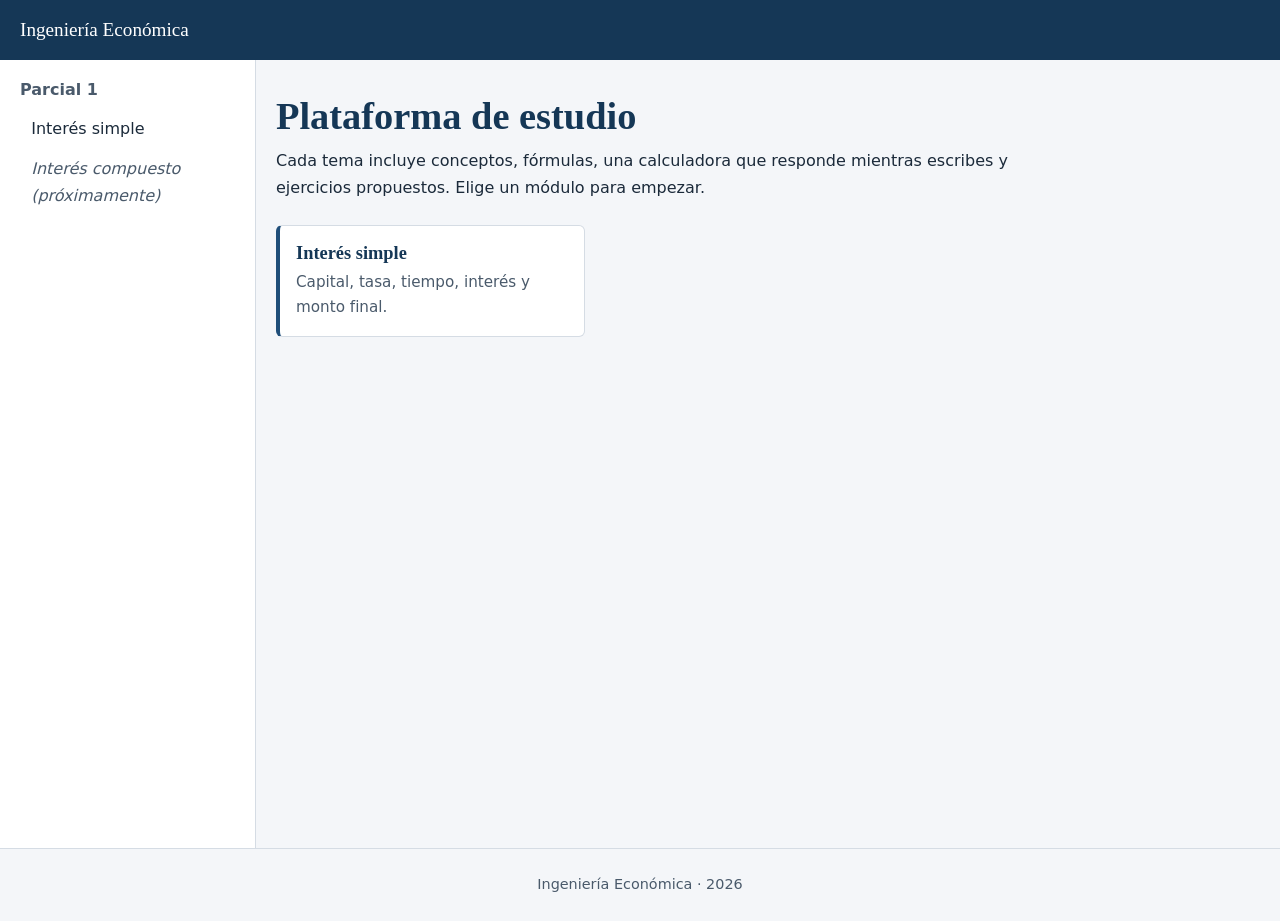
<file: index.html>
<!DOCTYPE html>
<html lang="es">
<head>
  <meta charset="UTF-8">
  <meta name="viewport" content="width=device-width, initial-scale=1">
  <title>Ingeniería Económica · Plataforma de estudio</title>
  <meta name="description" content="Teoría, calculadoras interactivas y ejercicios de Ingeniería Económica.">
  <link rel="stylesheet" href="css/styles.css">
</head>
<body data-raiz="./">
  <a class="saltar-contenido" href="#contenido">Saltar al contenido</a>

  <header class="sitio-cabecera">
    <a href="index.html">Ingeniería Económica</a>
    <button class="boton-menu" id="boton-menu" aria-expanded="false" aria-controls="menu-lateral">Menú</button>
  </header>

  <div class="disposicion">
    <nav class="menu-lateral" id="menu-lateral" aria-label="Módulos del curso"></nav>

    <main class="contenido" id="contenido">
      <h1>Plataforma de estudio</h1>
      <p>Cada tema incluye conceptos, fórmulas, una calculadora que responde mientras escribes y ejercicios propuestos. Elige un módulo para empezar.</p>
      <div class="rejilla-modulos" id="rejilla-modulos"></div>
    </main>
  </div>

  <footer class="sitio-pie">Ingeniería Económica · <span id="anio"></span></footer>

  <script src="js/config.js"></script>
  <script src="js/nav.js"></script>
</body>
</html>
</file>
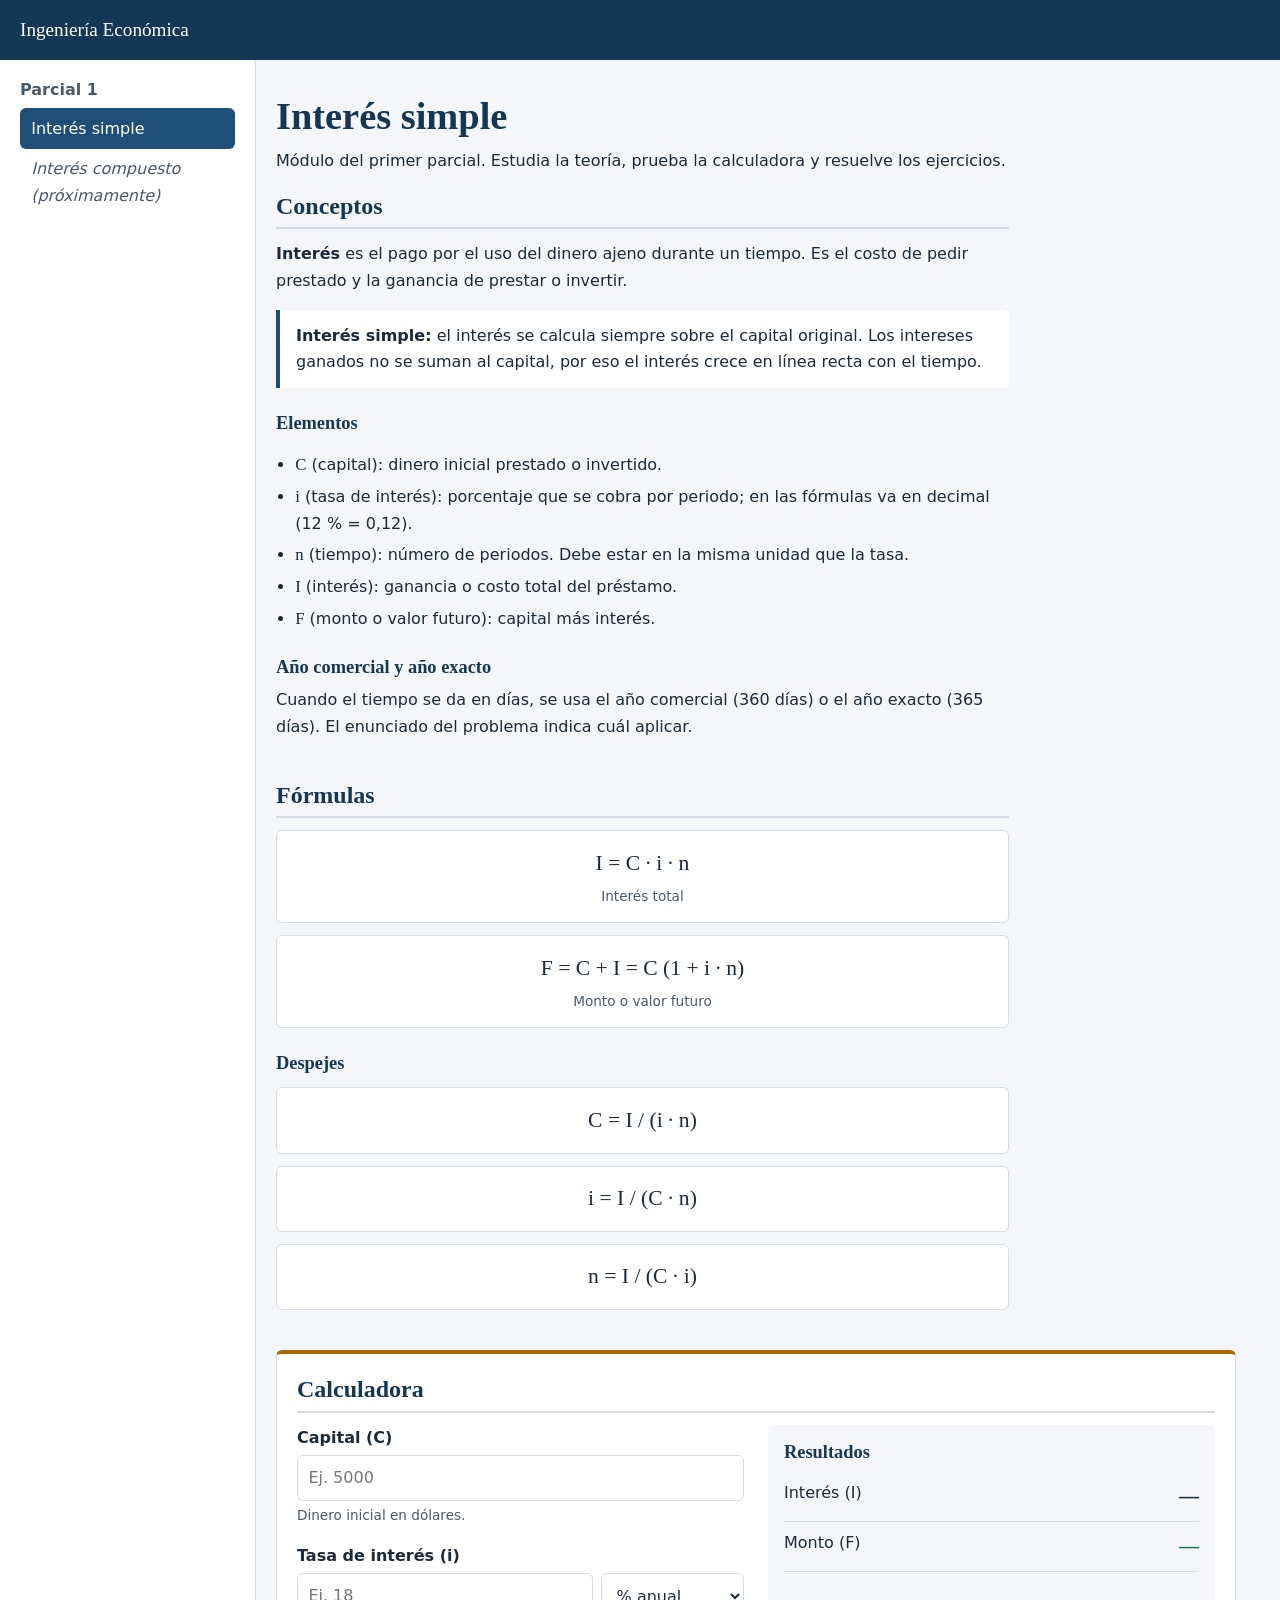
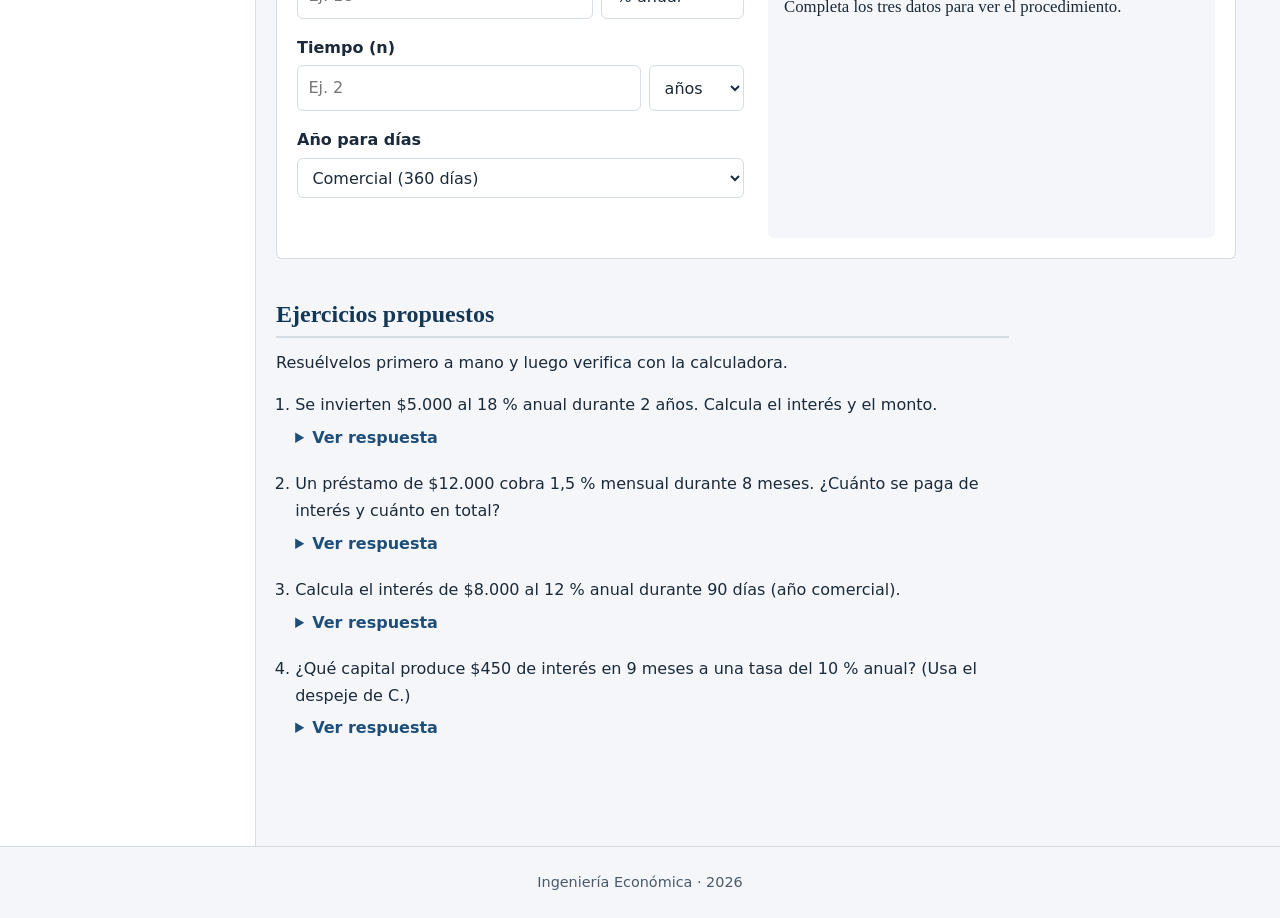
<file: modulos/interes-simple.html>
<!DOCTYPE html>
<html lang="es">
<head>
  <meta charset="UTF-8">
  <meta name="viewport" content="width=device-width, initial-scale=1">
  <title>Interés simple · Ingeniería Económica</title>
  <meta name="description" content="Conceptos, fórmulas, calculadora interactiva y ejercicios de interés simple.">
  <link rel="stylesheet" href="../css/styles.css">
</head>
<body data-raiz="../" data-modulo="interes-simple">
  <a class="saltar-contenido" href="#contenido">Saltar al contenido</a>

  <header class="sitio-cabecera">
    <a href="../index.html">Ingeniería Económica</a>
    <button class="boton-menu" id="boton-menu" aria-expanded="false" aria-controls="menu-lateral">Menú</button>
  </header>

  <div class="disposicion">
    <!-- NAVEGACIÓN (se genera desde js/config.js) -->
    <nav class="menu-lateral" id="menu-lateral" aria-label="Módulos del curso"></nav>

    <main class="contenido" id="contenido">
      <h1>Interés simple</h1>
      <p>Módulo del primer parcial. Estudia la teoría, prueba la calculadora y resuelve los ejercicios.</p>

      <!-- ===== TEORÍA ===== -->
      <article class="seccion" id="conceptos">
        <h2>Conceptos</h2>
        <p><strong>Interés</strong> es el pago por el uso del dinero ajeno durante un tiempo. Es el costo de pedir prestado y la ganancia de prestar o invertir.</p>
        <div class="definicion">
          <strong>Interés simple:</strong> el interés se calcula siempre sobre el capital original. Los intereses ganados no se suman al capital, por eso el interés crece en línea recta con el tiempo.
        </div>
        <h3>Elementos</h3>
        <ul class="variables">
          <li><code>C</code> (capital): dinero inicial prestado o invertido.</li>
          <li><code>i</code> (tasa de interés): porcentaje que se cobra por periodo; en las fórmulas va en decimal (12 % = 0,12).</li>
          <li><code>n</code> (tiempo): número de periodos. Debe estar en la misma unidad que la tasa.</li>
          <li><code>I</code> (interés): ganancia o costo total del préstamo.</li>
          <li><code>F</code> (monto o valor futuro): capital más interés.</li>
        </ul>
        <h3>Año comercial y año exacto</h3>
        <p>Cuando el tiempo se da en días, se usa el año comercial (360 días) o el año exacto (365 días). El enunciado del problema indica cuál aplicar.</p>
      </article>

      <section class="seccion" id="formulas">
        <h2>Fórmulas</h2>
        <div class="formula">I = C · i · n <small>Interés total</small></div>
        <div class="formula">F = C + I = C (1 + i · n) <small>Monto o valor futuro</small></div>
        <h3>Despejes</h3>
        <div class="formula">C = I / (i · n)</div>
        <div class="formula">i = I / (C · n)</div>
        <div class="formula">n = I / (C · i)</div>
      </section>

      <!-- ===== CALCULADORA ===== -->
      <section class="seccion calculadora" id="calculadora" aria-labelledby="titulo-calc">
        <h2 id="titulo-calc">Calculadora</h2>
        <div class="calculadora__rejilla">
          <form id="form-calculadora" novalidate>
            <div class="campo">
              <label for="capital">Capital (C)</label>
              <input id="capital" type="text" inputmode="decimal" placeholder="Ej. 5000" autocomplete="off">
              <p class="ayuda">Dinero inicial en dólares.</p>
            </div>

            <div class="campo">
              <label for="tasa">Tasa de interés (i)</label>
              <div class="campo__fila">
                <input id="tasa" type="text" inputmode="decimal" placeholder="Ej. 18" autocomplete="off">
                <select id="periodo-tasa" aria-label="Periodo de la tasa">
                  <option value="anual" selected>% anual</option>
                  <option value="semestral">% semestral</option>
                  <option value="trimestral">% trimestral</option>
                  <option value="bimestral">% bimestral</option>
                  <option value="mensual">% mensual</option>
                  <option value="diaria">% diaria</option>
                </select>
              </div>
            </div>

            <div class="campo">
              <label for="tiempo">Tiempo (n)</label>
              <div class="campo__fila">
                <input id="tiempo" type="text" inputmode="decimal" placeholder="Ej. 2" autocomplete="off">
                <select id="unidad-tiempo" aria-label="Unidad del tiempo">
                  <option value="anios" selected>años</option>
                  <option value="meses">meses</option>
                  <option value="dias">días</option>
                </select>
              </div>
            </div>

            <div class="campo">
              <label for="base-dias">Año para días</label>
              <select id="base-dias">
                <option value="360" selected>Comercial (360 días)</option>
                <option value="365">Exacto (365 días)</option>
              </select>
            </div>
            <p class="mensaje-error" id="mensaje-error" role="alert"></p>
          </form>

          <div class="resultados" aria-live="polite">
            <h3>Resultados</h3>
            <div class="resultado-clave"><span>Interés (I)</span><strong id="res-interes">—</strong></div>
            <div class="resultado-clave resultado-clave--total"><span>Monto (F)</span><strong id="res-monto">—</strong></div>
            <div class="desglose" id="desglose"></div>
          </div>
        </div>
      </section>

      <!-- ===== EJERCICIOS ===== -->
      <section class="seccion" id="ejercicios">
        <h2>Ejercicios propuestos</h2>
        <p>Resuélvelos primero a mano y luego verifica con la calculadora.</p>
        <ol class="ejercicios">
          <li>Se invierten $5.000 al 18 % anual durante 2 años. Calcula el interés y el monto.
            <details><summary>Ver respuesta</summary><div>I = $1.800,00; F = $6.800,00.</div></details>
          </li>
          <li>Un préstamo de $12.000 cobra 1,5 % mensual durante 8 meses. ¿Cuánto se paga de interés y cuánto en total?
            <details><summary>Ver respuesta</summary><div>I = $1.440,00; F = $13.440,00.</div></details>
          </li>
          <li>Calcula el interés de $8.000 al 12 % anual durante 90 días (año comercial).
            <details><summary>Ver respuesta</summary><div>I = 8.000 × 0,12 × 90/360 = $240,00.</div></details>
          </li>
          <li>¿Qué capital produce $450 de interés en 9 meses a una tasa del 10 % anual? (Usa el despeje de C.)
            <details><summary>Ver respuesta</summary><div>C = 450 / (0,10 × 0,75) = $6.000,00.</div></details>
          </li>
        </ol>
      </section>
    </main>
  </div>

  <footer class="sitio-pie">Ingeniería Económica · <span id="anio"></span></footer>

  <script src="../js/config.js"></script>
  <script src="../js/nav.js"></script>
  <script src="../js/interes-simple.js"></script>
</body>
</html>
</file>
<file: css/styles.css>
/* ==========================================================
   Ingeniería Económica — Hoja de estilos global
   Para rediseñar: modifica SOLO las variables de :root.
   ========================================================== */
:root {
  /* Colores */
  --color-fondo: #f4f6f9;
  --color-superficie: #ffffff;
  --color-tinta: #1b2a3a;
  --color-tinta-suave: #4a5a6b;
  --color-primario: #1f4e79;
  --color-primario-oscuro: #153756;
  --color-acento: #a86a00;
  --color-acento-fondo: #fff4dc;
  --color-borde: #d5dce4;
  --color-exito: #1d7a4b;
  --color-error: #b3261e;

  /* Tipografía (fuentes del sistema: sin dependencias externas) */
  --fuente-texto: system-ui, -apple-system, "Segoe UI", Roboto, sans-serif;
  --fuente-titulo: Georgia, "Times New Roman", serif;
  --fuente-formula: "Cambria Math", "STIX Two Math", Georgia, serif;

  /* Medidas */
  --ancho-contenido: 72ch;
  --ancho-menu: 16rem;
  --radio: 6px;
  --espacio: 1.25rem;
}

*, *::before, *::after { box-sizing: border-box; }

html { scroll-behavior: smooth; }
@media (prefers-reduced-motion: reduce) { html { scroll-behavior: auto; } }

body {
  margin: 0;
  font-family: var(--fuente-texto);
  font-size: 1rem;
  line-height: 1.65;
  color: var(--color-tinta);
  background: var(--color-fondo);
}

h1, h2, h3 { font-family: var(--fuente-titulo); line-height: 1.25; color: var(--color-primario-oscuro); }
h1 { font-size: clamp(1.8rem, 4vw, 2.4rem); margin: 0 0 .5rem; }
h2 { font-size: 1.5rem; margin: 0 0 .75rem; }
h3 { font-size: 1.15rem; margin: 1.5rem 0 .5rem; }
p  { margin: 0 0 1rem; }
a  { color: var(--color-primario); }

:focus-visible { outline: 3px solid var(--color-acento); outline-offset: 2px; }

.saltar-contenido {
  position: absolute; left: -999px; top: 0;
  background: var(--color-primario); color: #fff; padding: .5rem 1rem; z-index: 100;
}
.saltar-contenido:focus { left: 0; }

/* ---------- Estructura general ---------- */
.sitio-cabecera {
  background: var(--color-primario-oscuro);
  color: #fff;
  padding: .9rem var(--espacio);
  display: flex; align-items: center; justify-content: space-between; gap: 1rem;
}
.sitio-cabecera a { color: #fff; text-decoration: none; font-family: var(--fuente-titulo); font-size: 1.2rem; }
.boton-menu {
  display: none;
  background: transparent; color: #fff;
  border: 1px solid rgba(255,255,255,.5); border-radius: var(--radio);
  padding: .4rem .8rem; font: inherit; cursor: pointer;
}

.disposicion {
  display: grid;
  grid-template-columns: var(--ancho-menu) minmax(0, 1fr);
  min-height: calc(100vh - 7rem);
}

/* ---------- Menú de navegación ---------- */
.menu-lateral {
  background: var(--color-superficie);
  border-right: 1px solid var(--color-borde);
  padding: var(--espacio);
}
.menu-lateral h2 { font-size: 1rem; font-family: var(--fuente-texto); color: var(--color-tinta-suave); margin-bottom: .5rem; }
.menu-lateral ul { list-style: none; margin: 0 0 1.25rem; padding: 0; }
.menu-lateral a {
  display: block; padding: .45rem .7rem; border-radius: var(--radio);
  text-decoration: none; color: var(--color-tinta);
}
.menu-lateral a:hover { background: var(--color-fondo); }
.menu-lateral a[aria-current="page"] { background: var(--color-primario); color: #fff; }
.menu-lateral .proximamente { display: block; padding: .45rem .7rem; color: var(--color-tinta-suave); font-style: italic; }

/* ---------- Contenido ---------- */
.contenido { padding: 2rem var(--espacio) 4rem; }
.contenido > * { max-width: var(--ancho-contenido); }
.contenido > .calculadora, .contenido > .rejilla-modulos { max-width: 60rem; }

.seccion { margin-bottom: 2.5rem; }
.seccion > h2 { padding-bottom: .4rem; border-bottom: 2px solid var(--color-borde); }

.definicion {
  background: var(--color-superficie);
  border-left: 4px solid var(--color-primario);
  padding: .8rem 1rem; border-radius: 0 var(--radio) var(--radio) 0;
  margin: 1rem 0;
}

/* ---------- Fórmulas ---------- */
.formula {
  font-family: var(--fuente-formula);
  font-size: 1.35rem;
  text-align: center;
  background: var(--color-superficie);
  border: 1px solid var(--color-borde);
  border-radius: var(--radio);
  padding: .9rem 1rem;
  margin: .75rem 0;
  overflow-x: auto;
}
.formula small { display: block; font-family: var(--fuente-texto); font-size: .85rem; color: var(--color-tinta-suave); margin-top: .25rem; }
.variables { padding-left: 1.2rem; }
.variables li { margin-bottom: .25rem; }
.contenido code { font-family: var(--fuente-formula); font-size: 1.05em; }

/* ---------- Calculadora ---------- */
.calculadora {
  background: var(--color-superficie);
  border: 1px solid var(--color-borde);
  border-top: 4px solid var(--color-acento);
  border-radius: var(--radio);
  padding: var(--espacio);
}
.calculadora__rejilla { display: grid; grid-template-columns: repeat(auto-fit, minmax(16rem, 1fr)); gap: 1.5rem; }
.campo { margin-bottom: 1rem; }
.campo label { display: block; font-weight: 600; margin-bottom: .25rem; }
.campo__fila { display: flex; gap: .5rem; }
.campo input, .campo select {
  font: inherit; padding: .55rem .65rem; width: 100%;
  border: 1px solid var(--color-borde); border-radius: var(--radio);
  background: #fff; color: var(--color-tinta);
}
.campo__fila select { width: auto; flex: 0 0 auto; }
.campo input[aria-invalid="true"] { border-color: var(--color-error); }
.ayuda { font-size: .85rem; color: var(--color-tinta-suave); margin: .2rem 0 0; }

.resultados { background: var(--color-fondo); border-radius: var(--radio); padding: 1rem; }
.resultados h3 { margin-top: 0; }
.resultado-clave { display: flex; justify-content: space-between; gap: 1rem; padding: .5rem 0; border-bottom: 1px solid var(--color-borde); }
.resultado-clave strong { font-size: 1.25rem; font-family: var(--fuente-formula); }
.resultado-clave--total strong { color: var(--color-exito); }
.desglose { font-family: var(--fuente-formula); font-size: 1.05rem; margin-top: 1rem; overflow-x: auto; }
.desglose p { margin: .35rem 0; white-space: nowrap; }
.mensaje-error { color: var(--color-error); min-height: 1.5rem; margin: 0; }

/* ---------- Ejercicios ---------- */
.ejercicios { padding-left: 1.2rem; }
.ejercicios li { margin-bottom: 1.25rem; }
details { margin-top: .4rem; }
summary { cursor: pointer; color: var(--color-primario); font-weight: 600; }
details > div { background: var(--color-acento-fondo); border-radius: var(--radio); padding: .6rem .9rem; margin-top: .4rem; }

/* ---------- Portada ---------- */
.rejilla-modulos { display: grid; grid-template-columns: repeat(auto-fill, minmax(15rem, 1fr)); gap: 1rem; margin-top: 1.5rem; }
.tarjeta-modulo {
  display: block; background: var(--color-superficie); border: 1px solid var(--color-borde);
  border-left: 4px solid var(--color-primario); border-radius: var(--radio);
  padding: 1rem; text-decoration: none; color: var(--color-tinta);
}
.tarjeta-modulo:hover { border-left-color: var(--color-acento); }
.tarjeta-modulo h3 { margin: 0 0 .3rem; }
.tarjeta-modulo p { margin: 0; color: var(--color-tinta-suave); font-size: .95rem; }

.sitio-pie { text-align: center; color: var(--color-tinta-suave); font-size: .9rem; padding: 1.5rem; border-top: 1px solid var(--color-borde); }

/* ---------- Responsivo ---------- */
@media (max-width: 800px) {
  .boton-menu { display: inline-block; }
  .disposicion { grid-template-columns: 1fr; }
  .menu-lateral { display: none; border-right: 0; border-bottom: 1px solid var(--color-borde); }
  .menu-lateral.abierto { display: block; }
  .resultado-clave { flex-direction: column; gap: 0; }
}

@media print {
  .menu-lateral, .boton-menu, .sitio-cabecera { display: none; }
  .disposicion { display: block; }
}
</file>
